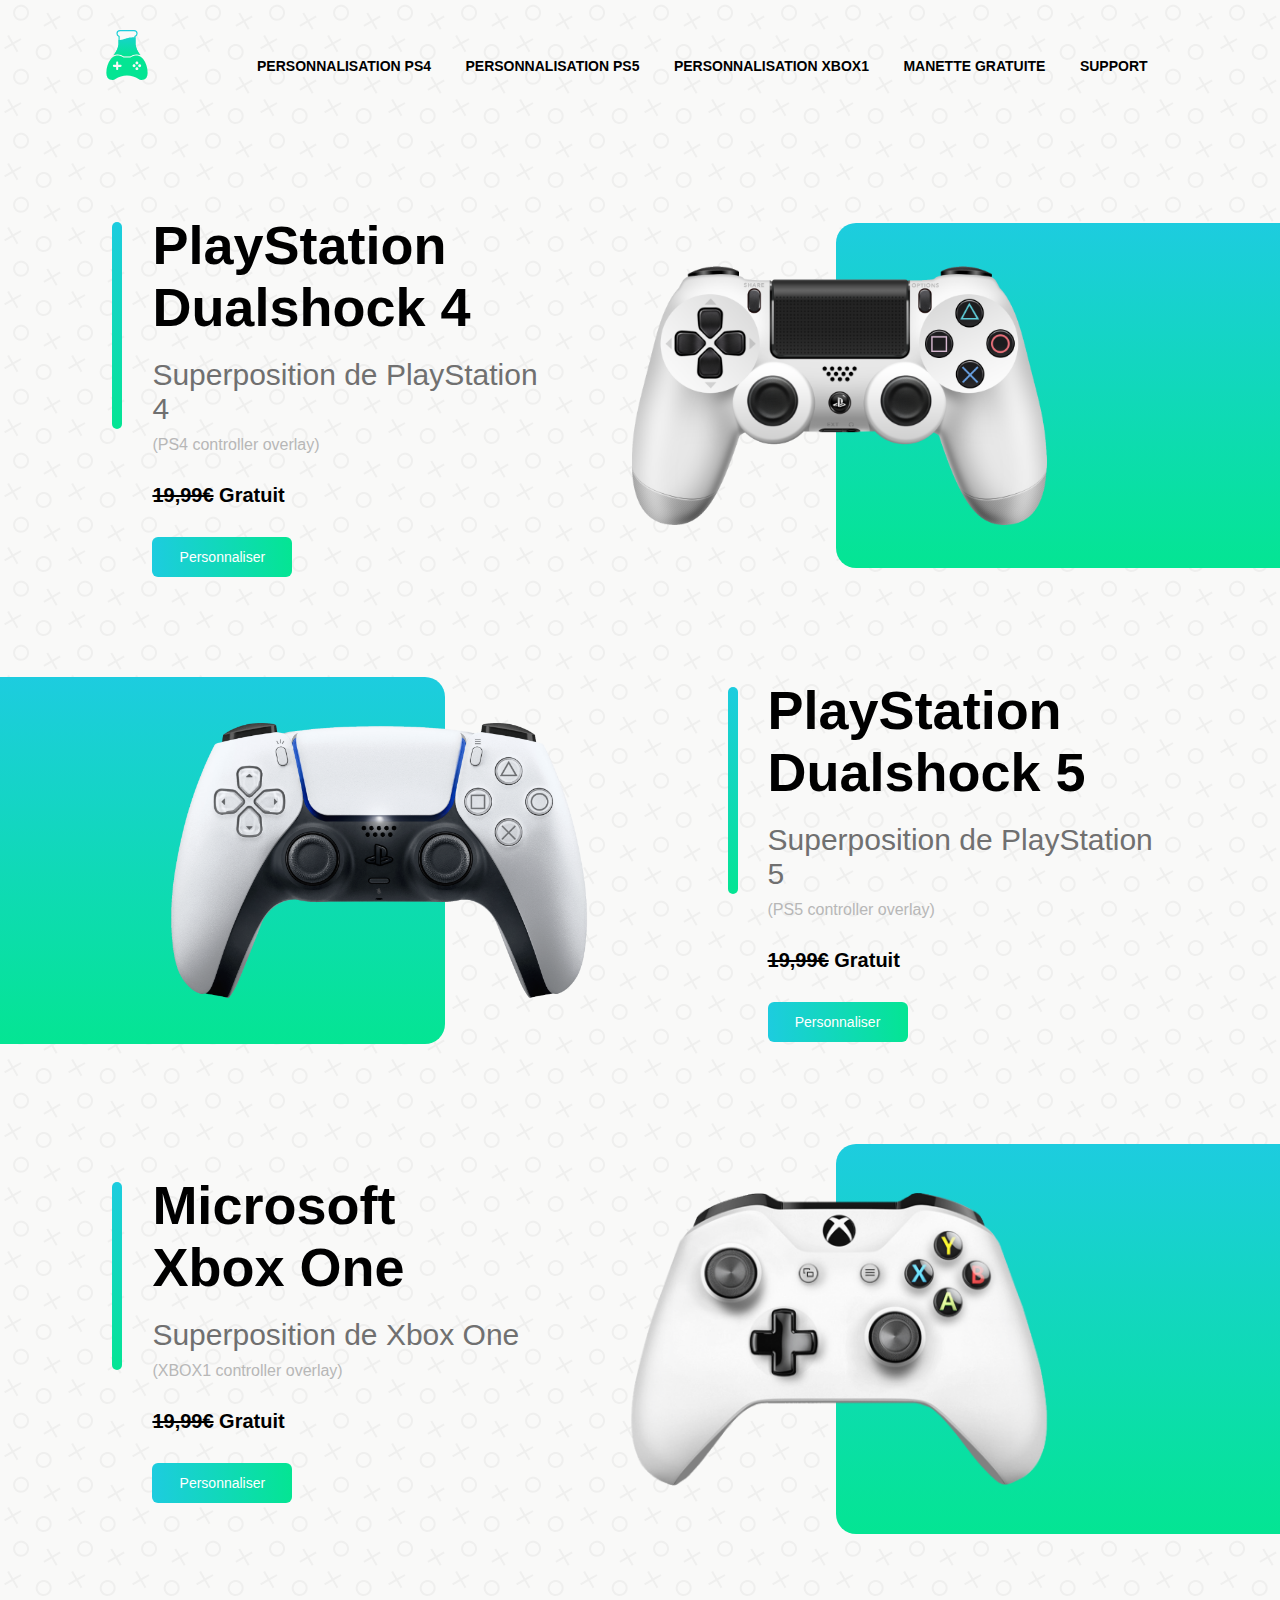
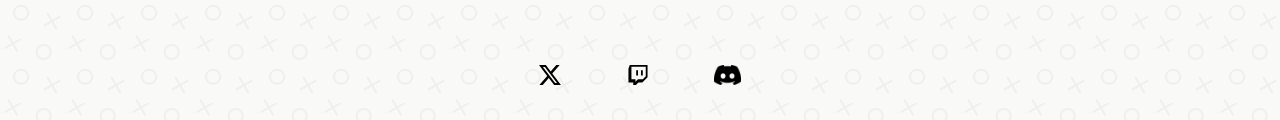
<file: index.html>
<!DOCTYPE html>
<!-- Created By Jerome B -->
<html lang="fr" dir="ltr">
  <head>
    <meta name="viewport" content="width=device-width, initial-scale=1.0">
    <title>EN DÉV - GamePad Lab</title>
    <link rel="stylesheet" href="css/mobile.css">
    <link rel="stylesheet" href="css/style.css">
    <link rel="stylesheet" href="css/footer.css">
    <link rel="shortcut icon" href="images/GPL.svg">
  </head>
  <body>
    <div class="mobile-only">
      <img src="images/computer.png">
      <h4>Site visible uniquement en version pour ordinateur</h4>
    </div>
    <div class="container">
      <div class="navbar">
        <a href="index.html"><img src="images/GPL.svg" class="logo"></a>
        <nav>
          <ul id="menuList">
            <li><a href="in-progress.html">Personnalisation PS4</a></li>
            <li><a href="in-progress.html">Personnalisation PS5</a></li>
            <li><a href="in-progress.html">Personnalisation XBOX1</a></li>
            <li><a href="free.html">Manette GRATUITE</a></li>
            <li><a href="https://discord.gg/WCDCta8mbS">Support</a></li>
          </ul>
        </nav>
        <img src="images/menu.png" class="menu-icon" onclick="togglemenu()">
      </div>
      
      <div class="row">
        <div class="col-1">
          <h2>PlayStation<br>Dualshock 4</h2>
          <h3>Superposition de PlayStation 4</h3>
          <p>(PS4 controller overlay)</p>
          <h4><strike>19,99€</strike> Gratuit</h4>
          <button><a href="in-progress.html">Personnaliser</a>
          </button>
        </div>
        <div class="col-2">
          <img src="images/PS4-.png" class="controller">
          <div class="color-box"></div>
          </div>
        </div>
      
      <div class="row-2">        
        <div class="col-4">
          <img src="images/PS5-.png" class="controller">
          <div class="color-box2"></div>
        </div>
        <div class="col-3">
          <h2>PlayStation<br>Dualshock 5</h2>
          <h3>Superposition de PlayStation 5</h3>
          <p>(PS5 controller overlay)</p>
          <h4><strike>19,99€</strike> Gratuit</h4>
          <button><a href="in-progress.html">Personnaliser</a>
          </button>
          </div>
        </div>
       <div class="row-3">
        <div class="col-5">
          <h2>Microsoft<br>Xbox One</h2>
          <h3>Superposition de Xbox One</h3>
          <p>(XBOX1 controller overlay)</p>
          <h4><strike>19,99€</strike> Gratuit</h4>
          <button><a href="in-progress.html">Personnaliser</a>
          </button>
        </div>
        <div class="col-6">
          <img src="images/XBOX1-.png" class="controller">
          <div class="color-box"></div>
          </div>
        </div>
      </div>
    
        <div class="social-links">
          <a href="https://x.com/Jeje_76140" target="_blank"><img src="images/X.svg" title="X"></a>
          <a href="https://twitch.com/Jeje_76140" target="_blank"><img src="images/Twitch.svg" title="Twitch"></a>
          <a href="https://discord.gg/WCDCta8mbS" target="_blank"><img src="images/dc.png" title="Discord"></a>
        </div>
        
    </div>
    
    <script>
      var menuList = document.getElementById("menuList");
      menuList.style.maxHeight = "0px";
      function togglemenu(){
        if(menuList.style.maxHeight == "0px")
          {
            menuList.style.maxHeight = "130px"
          }
        else
          {
            menuList.style.maxHeight = "0px";
          }
      }
    </script>
  </body>
</html>
</file>
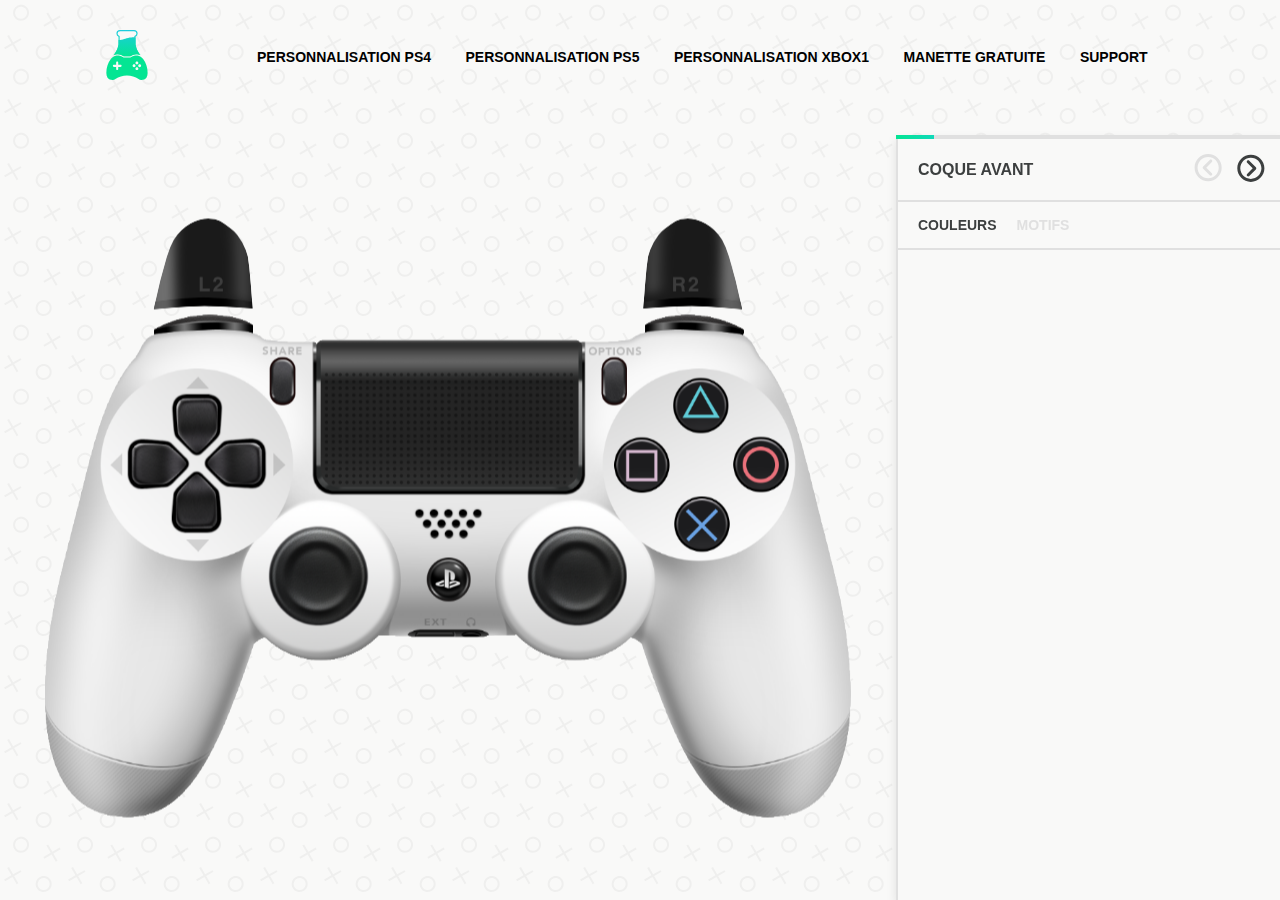
<file: custom-xbox1.html>
<!DOCTYPE html>
<!-- Created By Jerome B -->
<html lang="fr" dir="ltr">
  <head>
    <meta name="viewport" content="width=device-width, initial-scale=1.0">
    <title>EN DÉV - GamePad Lab</title>
    <link rel="stylesheet" href="css/style.css">
    <link rel="stylesheet" href="css/custom-xbox1.css">
    <link rel="shortcut icon" href="images/GPL.svg">
  </head>
  <body>
    <div class="container">
      <div class="navbar">
        <a href="index.html"><img src="images/GPL.svg" class="logo"></a>
        <nav>
          <ul id="menuList">
            <li><a href="in-progress.html">Personnalisation PS4</a></li>
            <li><a href="in-progress.html">Personnalisation PS5</a></li>
            <li><a href="in-progress.html">Personnalisation XBOX1</a></li>
            <li><a href="free.html">Manette GRATUITE</a></li>
            <li><a href="in-progress.html">Support</a></li>
          </ul>
        </nav>
        <img src="images/menu.png" class="menu-icon" onclick="togglemenu()">
      </div>
      
      <div class="controller">
      <img src="images/manette.png">
      </div>
        
<div class="editor">
  <div class="progress-bar">
    <div class="progress" style="width: 10%;"></div>
  </div>
  
  <div class="categories">
    <button class="categories-button" id="increaseButton" onclick="increaseProgress()" style="cursor: pointer;">
      <svg width="28" height="28">
        <path id="increaseSVG" d="M0.298584 14.3518C0.30752 6.91986 6.42046 0.806924 13.8524 0.798584C21.2837 0.80752 27.3966 6.92046 27.4056 14.3518C27.3972 21.7837 21.2843 27.8966 13.8524 27.905C6.42046 27.8972 0.306924 21.7837 0.298584 14.3518ZM3.27731 14.3518C3.28386 20.1502 8.0528 24.9191 13.8512 24.9256C19.6496 24.9191 24.4185 20.1502 24.4251 14.3518C24.4191 8.55339 19.6502 3.78386 13.8518 3.77731C8.05339 3.78326 3.28326 8.55339 3.27731 14.3518ZM10.1617 22.0017C9.58446 21.4239 9.58446 20.4736 10.1617 19.8958L15.7057 14.3518L10.1617 8.80777C9.58446 8.2299 9.58446 7.27969 10.1617 6.70182C10.7396 6.12454 11.6898 6.12454 12.2677 6.70182L18.8656 13.2997C19.1444 13.5785 19.3011 13.9574 19.3011 14.3518C19.3011 14.7462 19.1444 15.1251 18.8656 15.4039L12.2677 22.0017C11.9889 22.2817 11.6088 22.4384 11.2138 22.4372C10.8194 22.4378 10.4405 22.2811 10.1623 22.0017H10.1617Z" fill="#3C3F3F"></path>
      </svg>
    </button>
    <button class="categories-button" id="decreaseButton" onclick="decreaseProgress()" style="cursor: not-allowed;">
      <svg width="28" height="28">
        <path id="decreaseSVG" d="M27.7014 13.6482C27.6925 21.0801 21.5795 27.1931 14.1476 27.2014C6.71631 27.1925 0.603374 21.0795 0.594439 13.6482C0.602779 6.21631 6.71571 0.103374 14.1476 0.0950336C21.5795 0.102777 27.6931 6.21631 27.7014 13.6482ZM24.7227 13.6482C24.7161 7.84984 19.9472 3.08091 14.1488 3.07435C8.35044 3.08091 3.5815 7.84984 3.57495 13.6482C3.58091 19.4466 8.34984 24.2161 14.1482 24.2227C19.9466 24.2167 24.7167 19.4466 24.7227 13.6482ZM17.8383 5.99827C18.4155 6.57614 18.4155 7.52635 17.8383 8.10423L12.2943 13.6482L17.8383 19.1922C18.4155 19.7701 18.4155 20.7203 17.8383 21.2982C17.2604 21.8755 16.3102 21.8755 15.7323 21.2982L9.13444 14.7003C8.85563 14.4215 8.69895 14.0426 8.69895 13.6482C8.69895 13.2538 8.85563 12.8749 9.13444 12.5961L15.7323 5.99827C16.0111 5.71827 16.3912 5.56158 16.7862 5.56278C17.1806 5.56218 17.5595 5.71886 17.8377 5.99827H17.8383Z" fill="#e0e0e0"></path>
      </svg>
    </button>
    <div class="categories-text">
      <span id="category1" style="display: inline-block;">Coque avant</span>
      <span id="category2" style="display: none;">Coque arrière</span>
      <span id="category3" style="display: none;">Gachettes</span>
      <span id="category4" style="display: none;">Bumpers</span>
      <span id="category5" style="display: none;">Share/Options</span>
      <span id="category6" style="display: none;">Boutons directionnels</span>
      <span id="category7" style="display: none;">Boutons</span>
      <span id="category8" style="display: none;">Joysticks</span>
      <span id="category9" style="display: none;">Pavé tactile</span>
      <span id="category10" style="display: none;">Génération du lien</span>
    </div>
  </div>

<div class="pattern-selection">
  <div class="category-choice">
    <div id="colorChoice" class="selected">Couleurs</div>
    <div id="patternChoice">Motifs</div>
  </div>
</div>

<div class="colors">
</div>  
</div>


</div>
</div>
     
<script src="js/custom-xbox1.js"></script>
    
  </body>
</html>
</file>
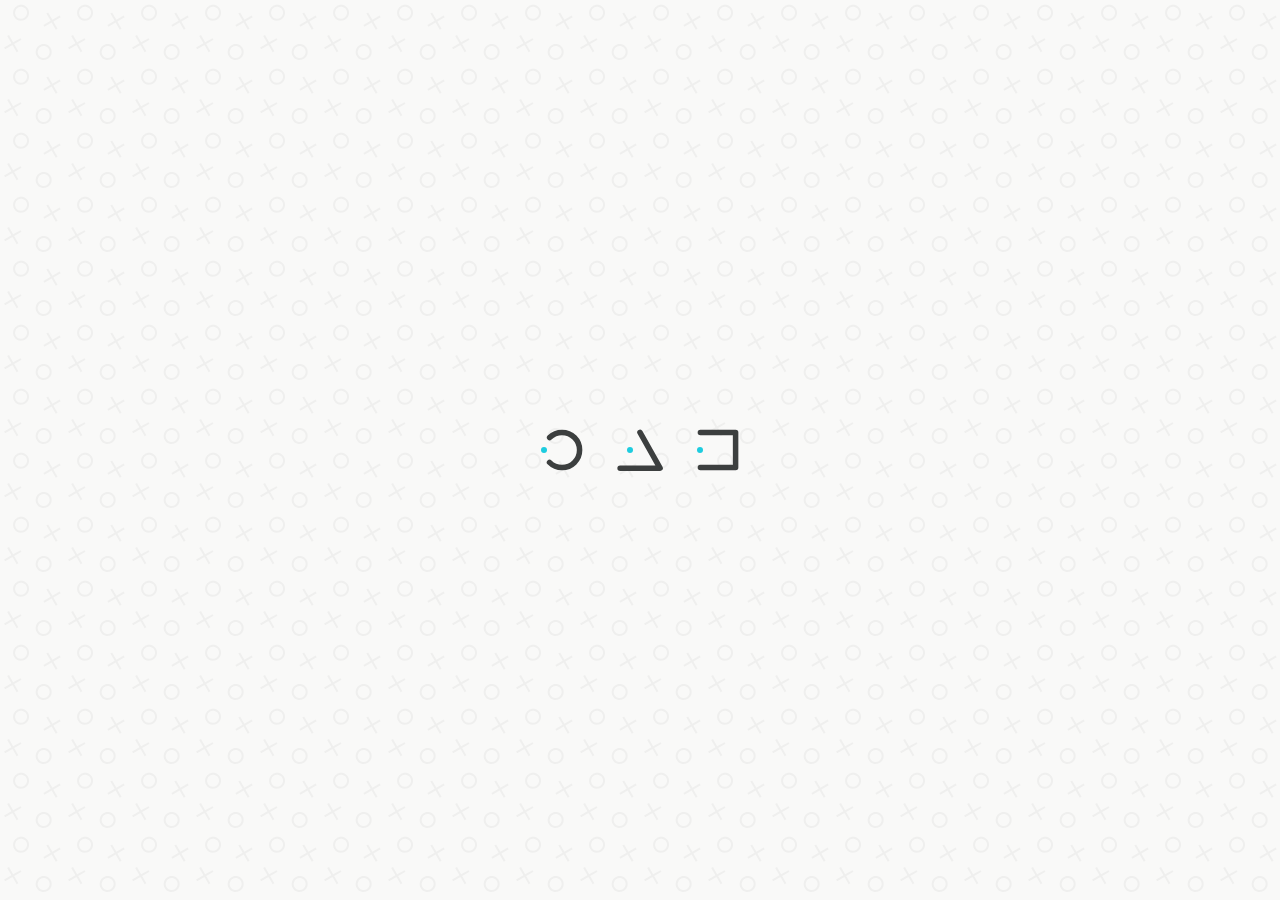
<file: in-progress.html>
<!DOCTYPE html>
<!-- Created By Jerome B -->
<html lang="fr" dir="ltr"><head>
    <meta name="viewport" content="width=device-width, initial-scale=1.0">
    <title>EN DÉV - GamePad Lab</title>
    <link rel="stylesheet" href="css/in-progress.css">
    <link rel="shortcut icon" href="images/GPL.svg">
</head>
<body>
  <div class="loading">
    <div class="loader cercle">
      <svg viewBox="0 0 80 80">
        <circle id="test" cx="40" cy="40" r="32"></circle>
      </svg>
    </div>

    <div class="loader triangle">
      <svg viewBox="0 0 86 80">
        <polygon points="43 8 79 72 7 72"></polygon>
      </svg>
    </div>

    <div class="loader carre">
      <svg viewBox="0 0 80 80">
        <rect x="8" y="8" width="64" height="64"></rect>
      </svg>
    </div>
  </div>

  <div id="popup" class="overlay" style="display:none;">
    <div class="popup">
      <h2>Site en cours de développement...</h2>
      <a href="index.html" class="cross">×</a>
      <p>La personnalisation des manettes n'est pas encore disponible, mais pas d'inquiétude ! <br>Tu peux retrouver dès à présent des manettes dans la rubrique <a href="free.html"> manette gratuite</a> ou bien me contacter pour la réalisation de ta manette personnalisée. <br>Merci pour ta patience !</p>
    </div>
  </div>

  <script>
    setTimeout(function() {
      document.getElementById('popup').style.display = 'block';
    }, 3500);
  </script>
</body>
</html>
</file>
<file: css/mobile.css>
.mobile-only{
  visibility: hidden;
  height: 0px;
}
@media only screen and (max-width: 700px){
  body{
    overflow: hidden;
    background-color: white;
  }
  .mobile-only{
    visibility: visible;
    font-size: 18px;
    text-transform: uppercase;
    margin-top: 35vh;
    transform: translateY(-50%);
    text-align: center;
    margin-left: 8px;
    margin-right: 8px;
  }
  .mobile-only img{
    height: 120px;
  }
  .container{
    visibility: hidden;
  }

  .social-links{
    visibility: hidden;
  }
</file>
<file: css/style.css>
*{
  margin: 0;
  padding: 0;
  font-family: sans-serif;
}

body{
  background-color: #F9F9F8;
  background-image:url("data:image/svg+xml,%3Csvg width='64' height='64' viewBox='0 0 64 64' xmlns='http://www.w3.org/2000/svg'%3E%3Cpath d='M19.0096 20.5254C23.2774 21.6689 27.6641 19.1362 28.8076 14.8685C29.9511 10.6008 27.4185 6.21409 23.1507 5.07055C18.883 3.92702 14.4963 6.45968 13.3528 10.7274C12.2093 14.9951 14.7419 19.3818 19.0096 20.5254ZM19.5273 18.5935C22.7281 19.4512 26.0181 17.5517 26.8757 14.3509C27.7334 11.1501 25.8339 7.86005 22.6331 7.0024C19.4323 6.14475 16.1423 8.04425 15.2846 11.245C14.427 14.4458 16.3265 17.7359 19.5273 18.5935ZM53.3558 21.4462L60.6428 17.2391L59.6428 15.507L52.3558 19.7141L48.1487 12.4272L46.4167 13.4272L50.6238 20.7141L43.3369 24.9212L44.3369 26.6533L51.6238 22.4462L55.8309 29.7331L57.563 28.7331L53.3558 21.4462ZM41.6371 59.7172C45.9048 60.8607 50.2915 58.3281 51.435 54.0603C52.5786 49.7926 50.0459 45.4059 45.7782 44.2624C41.5104 43.1189 37.1237 45.6515 35.9802 49.9192C34.8367 54.187 37.3693 58.5737 41.6371 59.7172ZM42.1547 57.7853C45.3555 58.643 48.6455 56.7435 49.5032 53.5427C50.3608 50.3419 48.4613 47.0519 45.2605 46.1942C42.0597 45.3366 38.7697 47.2361 37.9121 50.4369C37.0544 53.6377 38.9539 56.9277 42.1547 57.7853ZM14.164 44.0736L21.4509 39.8665L20.4509 38.1345L13.164 42.3416L8.9569 35.0546L7.22485 36.0546L11.432 43.3416L4.14504 47.5487L5.14504 49.2807L12.432 45.0736L16.6391 52.3605L18.3711 51.3605L14.164 44.0736Z' fill='%233c3f3f' fill-opacity='0.05' fill-rule='evenodd'/%3E%3C/svg%3E")
}

::-webkit-scrollbar {
    display: none;
}
.container{
  width: 100%;
  min-height: 100vh;
  padding-left: 8%;
  padding-right: 8%;
  box-sizing: border-box;
  overflow: hidden;
}
.navbar{
  width: 100%;
  display: flex;
  align-items: center;
}
.logo{
  width: 50px;
  cursor: pointer;
  margin: 30px 0;
}
.menu-icon{
  width: 25px;
  cursor: pointer;
  display: none;
}
nav{
  flex: 1;
  text-align: right;
}
nav ul li{
  list-style: none;
  display: inline-block;
  margin-right: 30px;
}
nav ul li a{
  text-decoration: none;
  color: #000;
  font-size: 14px;
  font-weight: bold;
  text-transform: uppercase;
}
nav ul li a:hover{
  color: #1DCCDF;
}

/* Partie PS4 */

.row{
  display: flex;
  justify-content: space-between;
  align-items: center;
  margin: 100px 0;
}
.col-1{
  flex-basis: 40%;
  position: relative;
  margin-left: 50px;
}
.col-1 h2{
  font-size: 54px;
}
.col-1 h3{
  font-size: 30px;
  color: #707070;
  font-weight: 100;
  margin: 20px 0 10px;
}
.col-1 p{
  font-size: 16px;
  color: #b7b7b7;
  font-weight: 100;
}
.col-1 h4{
  margin: 30px 0;
  font-size: 20px;
}
button{
  width: 140px;
  border: 0;
  padding: 12px 10px;
  outline: none;
  color: #fff;
  background: linear-gradient(to right, #1DCCDF, #04E593);
  border-radius: 6px;
  cursor: pointer;
  transition: width 0.5s;
}
button a{
  text-decoration: none;
  color: #fff;
  font-size: 14px;
}
button a:hover{
  text-decoration: none;
  color: #000;
  font-size: 14px;
}
.col-1::after{
  content:'';
  width: 10px;
  height: 57%;
  background: linear-gradient(#1DCCDF, #04E593);
  position: absolute;
  left: -40px;
  top: 8px;
  border-radius: 5px;
}
.col-2{
  position: relative;
  flex-basis: 60%;
  display: flex;
  align-items: center;
}
.col-2 .controller{
  width: 90%
}
.color-box{
  position: absolute;
  right: 0;
  top: 0;
  background: linear-gradient(#1DCCDF, #04E593);
  border-radius: 20px 0 0 20px;
  height: 100%;
  width: 80%;
  z-index: -1;
  transform: translateX(150px);
}

/* Partie PS5 */

.row-2{
  display: flex;
  justify-content: space-between;
  align-items: center;
  margin: 100px 0;
}
.col-3{
  flex-basis: 40%;
  position: relative;
  margin-left: 50px;
}
.col-3 h2{
  font-size: 54px;
}
.col-3 h3{
  font-size: 30px;
  color: #707070;
  font-weight: 100;
  margin: 20px 0 10px;
}
.col-3 p{
  font-size: 16px;
  color: #b7b7b7;
  font-weight: 100;
}
.col-3 h4{
  margin: 30px 0;
  font-size: 20px;
}
.col-3::after{
  content:'';
  width: 10px;
  height: 57%;
  background: linear-gradient(#1DCCDF, #04E593);
  position: absolute;
  left: -40px;
  top: 8px;
  border-radius: 5px;
}
.col-4{
  position: relative;
  flex-basis: 60%;
  display: flex;
  align-items: center;
}
.col-4 .controller{
  width: 90%
}
.color-box2{
  position: absolute;
  left: 0;
  top: 0;
  background: linear-gradient(#1DCCDF, #04E593);
  border-radius: 0 20px 20px 0;
  height: 100%;
  width: 80%;
  z-index: -1;
  transform: translateX(-150px);
}

/* Partie XBOX1 */

.row-3{
  display: flex;
  justify-content: space-between;
  align-items: center;
  margin: 100px 0;
}
.col-5{
  flex-basis: 40%;
  position: relative;
  margin-left: 50px;
}
.col-5 h2{
  font-size: 54px;
}
.col-5 h3{
  font-size: 30px;
  color: #707070;
  font-weight: 100;
  margin: 20px 0 10px;
}
.col-5 p{
  font-size: 16px;
  color: #b7b7b7;
  font-weight: 100;
}
.col-5 h4{
  margin: 30px 0;
  font-size: 20px;
}
.col-5::after{
  content:'';
  width: 10px;
  height: 57%;
  background: linear-gradient(#1DCCDF, #04E593);
  position: absolute;
  left: -40px;
  top: 8px;
  border-radius: 5px;
}
.col-6{
  position: relative;
  flex-basis: 60%;
  display: flex;
  align-items: center;
}
.col-6 .controller{
  width: 90%
}
.color-box{
  position: absolute;
  right: 0;
  top: 0;
  background: linear-gradient(#1DCCDF, #04E593);
  border-radius: 20px 0 0 20px;
  height: 100%;
  width: 80%;
  z-index: -1;
  transform: translateX(150px);
}

.social-links img{
  height: 20px;
  margin: 31px;
  cursor: pointer;
}
.social-links{
  text-align: center;
}

@media only screen and (max-width: 700px){

  nav ul{
    width: 100%;
    background: linear-gradient(#1DCCDF, #04E593);
    position: absolute;
    top: 75px;
    right: 0;
    z-index: 2;
  }
  nav ul li{
    display: block;
    margin-top: 10px;
    margin-bottom: 10px;
  }
  nav ul li a{
    color: #fff;
  }
  .menu-icon{
    display: block;
  }
  #menuList{
    overflow: hidden;
    transition: 0.5s;
  }
  .row{
    flex-direction: column-reverse;
    margin: 50px 0;
  }
  .col-2{
    flex-basis: 100%;
    margin-bottom: 50px;
  }
  .col-2 .controller{
    width: 77%;
  }
  .color-box{
    transform: translateX(75px);
  }
  .col-1{
    flex-basis: 100%;
  }
  .col-1 h2{
    font-size: 35px;
  }
  .col-1 h3{
    font-size: 15px;
  }
}
</file>
<file: css/footer.css>
.bottom{
  display: block;
  justify-content: center;
  align-items: center;
  text-align: center;
  background-color: #111;
  padding: 3px;
  width: 100%;
  float: left;
}
</file>
<file: css/custom-xbox1.css>
.controller{
  position:fixed;
  left:0%;
  bottom:0%;
  height:85%;
  width: 70%;
}

.controller img{
  position: absolute;
  top: 50%;
  left: 50%;
  transform: translate(-50%, -50%);
}

.editor {
  position: fixed;
  width: 30%;
  height: 85%;
  right: 0%;
  bottom: 0%;
  background-color: #F9F9F8;
  box-shadow: 0 5px 10px rgba(0, 0, 0, 0.1);
}

.progress-bar {
  position: absolute;
  height: 4px;
  width: 100%;
  background: #e0e0e0;
}

.progress-bar .progress {
  width: 10%;
  height: 100%;
  background: linear-gradient(270deg, #1DCCDF -100%, #04E593 100%);
  transition: all 300ms ease;
}

.categories {
  position: relative;
  top: 4px;
  height: 61px;
  border-bottom: 2px solid #e0e0e0;
  border-left: 2px solid #e0e0e0;
}

.categories-button {
  border: 0;
  padding: 15px 15px 15px 0px;
  outline: none;
  background: none;
  float: right;
  width: auto;
}

.categories-text {
  display: flex;
  justify-content: flex-start;
  align-items: center;
  height: 100%;
  padding-left: 20px;
  font-weight: bold;
  text-transform: uppercase;
  font-size: 16px;
  color: #3c3f3f;
}

.categories-text span {
  margin-right: 10px;
}

.pattern-selection {
  position: relative;
  top: 4px;
  height: 46px;
  border-bottom: 2px solid #e0e0e0;
  border-left: 2px solid #e0e0e0;
  display: flex;
  align-items: center;
}

.pattern-selection {
  display: flex;
  align-items: center;
}

.pattern-selection .category-choice {
  display: flex;
  align-items: center;
}

.pattern-selection .category-choice div {
  margin-left: 20px;
  text-decoration: none;
  font-size: 14px;
  font-weight: bold;
  text-transform: uppercase;
  cursor: pointer;
  color: #e0e0e0;
}

.pattern-selection .category-choice .selected,
.pattern-selection .category-choice div:hover {
  color: #3C3F3F;
}

.colors {
  position: relative;
  top: 4px;
  height: 100%;
  border-bottom: 2px solid #e0e0e0;
  border-left: 2px solid #e0e0e0;
  overflow: scroll;
}
</file>
<file: css/in-progress.css>
body{
  background-color: #F9F9F8;
  background-image:url("data:image/svg+xml,%3Csvg width='64' height='64' viewBox='0 0 64 64' xmlns='http://www.w3.org/2000/svg'%3E%3Cpath d='M19.0096 20.5254C23.2774 21.6689 27.6641 19.1362 28.8076 14.8685C29.9511 10.6008 27.4185 6.21409 23.1507 5.07055C18.883 3.92702 14.4963 6.45968 13.3528 10.7274C12.2093 14.9951 14.7419 19.3818 19.0096 20.5254ZM19.5273 18.5935C22.7281 19.4512 26.0181 17.5517 26.8757 14.3509C27.7334 11.1501 25.8339 7.86005 22.6331 7.0024C19.4323 6.14475 16.1423 8.04425 15.2846 11.245C14.427 14.4458 16.3265 17.7359 19.5273 18.5935ZM53.3558 21.4462L60.6428 17.2391L59.6428 15.507L52.3558 19.7141L48.1487 12.4272L46.4167 13.4272L50.6238 20.7141L43.3369 24.9212L44.3369 26.6533L51.6238 22.4462L55.8309 29.7331L57.563 28.7331L53.3558 21.4462ZM41.6371 59.7172C45.9048 60.8607 50.2915 58.3281 51.435 54.0603C52.5786 49.7926 50.0459 45.4059 45.7782 44.2624C41.5104 43.1189 37.1237 45.6515 35.9802 49.9192C34.8367 54.187 37.3693 58.5737 41.6371 59.7172ZM42.1547 57.7853C45.3555 58.643 48.6455 56.7435 49.5032 53.5427C50.3608 50.3419 48.4613 47.0519 45.2605 46.1942C42.0597 45.3366 38.7697 47.2361 37.9121 50.4369C37.0544 53.6377 38.9539 56.9277 42.1547 57.7853ZM14.164 44.0736L21.4509 39.8665L20.4509 38.1345L13.164 42.3416L8.9569 35.0546L7.22485 36.0546L11.432 43.3416L4.14504 47.5487L5.14504 49.2807L12.432 45.0736L16.6391 52.3605L18.3711 51.3605L14.164 44.0736Z' fill='%233c3f3f' fill-opacity='0.05' fill-rule='evenodd'/%3E%3C/svg%3E")
}
body {
  font-family: Arial;
  text-align: center;
}
.loader {
    --path: #3C3F3F;
    --dot: #1DCCDF;
    --duration: 3s;
    width: 44px;
    height: 44px;
    position: relative;
}

.loader svg rect,
.loader svg polygon,
.loader svg circle {
    fill: none;
    stroke: var(--path);
    stroke-width: 10px;
    stroke-linejoin: round;
    stroke-linecap: round;
}

.loader svg circle {
    stroke-dasharray: calc(200 / 4 * 3) calc(200 / 4) calc(200 / 4 * 3) calc(200 / 4);
    stroke-dashoffset: 75;
    animation: pathCircle var(--duration) cubic-bezier(0.785, 0.135, 0.15, 0.86) infinite;
}

.loader svg polygon {
    stroke-dasharray: 145 76;
    stroke-dashoffset: 0;
    animation: pathTriangle var(--duration) cubic-bezier(0.785, 0.135, 0.15, 0.86) infinite;
}

.loader svg rect {
    stroke-dasharray: calc(256 / 4 * 3) calc(256 / 4) calc(256 / 4 * 3) calc(256 / 4);
    stroke-dashoffset: 0;
    animation: pathRect var(--duration) cubic-bezier(0.785, 0.135, 0.15, 0.86) infinite;
}

.loader.triangle {
    width: 48px;
}

.loader {
    display: inline-block;
    margin: 0 16px;
}

.loader.cercle:before {
    content: '';
    width: 6px;
    height: 6px;
    border-radius: 50%;
    position: absolute;
    display: block;
    background: var(--dot);
    top: 37px;
    left: 19px;
    transform: translate(-18px, -18px);
    animation: dotRect var(--duration) cubic-bezier(0.785, 0.135, 0.15, 0.86) infinite;
}

.loader.triangle:before {
  content: '';
  width: 6px;
  height: 6px;
  border-radius: 50%;
  position: absolute;
  display: block;
  background: var(--dot);
  top: 37px;
  left: 21px;
  transform: translate(-10px, -18px);
  animation: dotTriangle var(--duration) cubic-bezier(0.785, 0.135, 0.15, 0.86) infinite;
}

.loader.carre:before {
    content: '';
    width: 6px;
    height: 6px;
    border-radius: 50%;
    position: absolute;
    display: block;
    background: var(--dot);
    top: 37px;
    left: 19px;
    transform: translate(-18px, -18px);
    animation: dotRect var(--duration) cubic-bezier(0.785, 0.135, 0.15, 0.86) infinite;
}

@keyframes pathRect {
    25% {
        stroke-dashoffset: 64;
    }
    50% {
        stroke-dashoffset: 128;
    }
    75% {
        stroke-dashoffset: 192;
    }
    100% {
        stroke-dashoffset: 256;
    }
}
@keyframes pathTriangle {
    33% {
        stroke-dashoffset: 74;
    }
    66% {
        stroke-dashoffset: 147;
    }
    100% {
        stroke-dashoffset: 221;
    }
}

@keyframes pathCircle {
    25% {
        stroke-dashoffset: 125;
    }
    50% {
        stroke-dashoffset: 175;
    }
    75% {
        stroke-dashoffset: 225;
    }
    100% {
        stroke-dashoffset: 275;
    }
}

@keyframes dotCircle {
    25% {transform: translate(0, 0);}
    50% {transform: translate(18px, -18px);}
    75% {transform: translate(0, -36px);}
    100% {transform: translate(-18px, -18px);}}

@keyframes dotTriangle {
  33% {transform: translate(0, 0);}
  66% {transform: translate(10px, -18px);}
  100% {transform: translate(-10px, -18px);}}

@keyframes dotRect {
    25% {transform: translate(0, 0);}
    50% {transform: translate(18px, -18px);}
    75% {transform: translate(0, -36px);}
    100% {transform: translate(-18px, -18px);}}

.overlay {
  display: none;
  position: fixed;
  top: 0;
  left: 0;
  width: 100%;
  height: 100%;
  background-color: rgba(0, 0, 0, 0.7);
  z-index: 9999;
}
.popup {
  position: absolute;
  top: 50%;
  left: 50%;
  transform: translate(-50%, -50%);
  background: #F9F9F8;
  border-radius: 5px;
  width: 75%;
  position: relative;
  transition: all 0.4s ease-in-out;
  text-align: center;
}
.popup .cross {
  position: absolute;
  top: 1rem;
  right: 1.5rem;
  font-size: 2rem;
  font-weight: bold;
  text-decoration: none;
  transition: 0.3s ease;
  color: #3C3F3F;
}
.popup .cross:hover {
  color: #1DCCDF;
}

.loading {
  position: absolute;
  top: 0;
  left: 0;
  height: 100%;
  width: 100%;
  display: flex;
  justify-content: center;
  align-items: center;
}

.box {
  position: relative;
  text-align: center;
  margin-top: 200px;
}
.popup h2 {
  padding: 2em;
  padding-bottom: 0.75em;
  font-size: 32px;
  color: #3C3F3F;
}

.popup p{
  padding-right: 1em;
  padding-left: 1em;
  padding-bottom:3em;
  line-height: 1.75;
  font-size: 18px;
  color: #3C3F3F;
}

.popup a{
  text-decoration: none;
  font-weight: bold;
  color:#1DCCDF;
}
</file>
